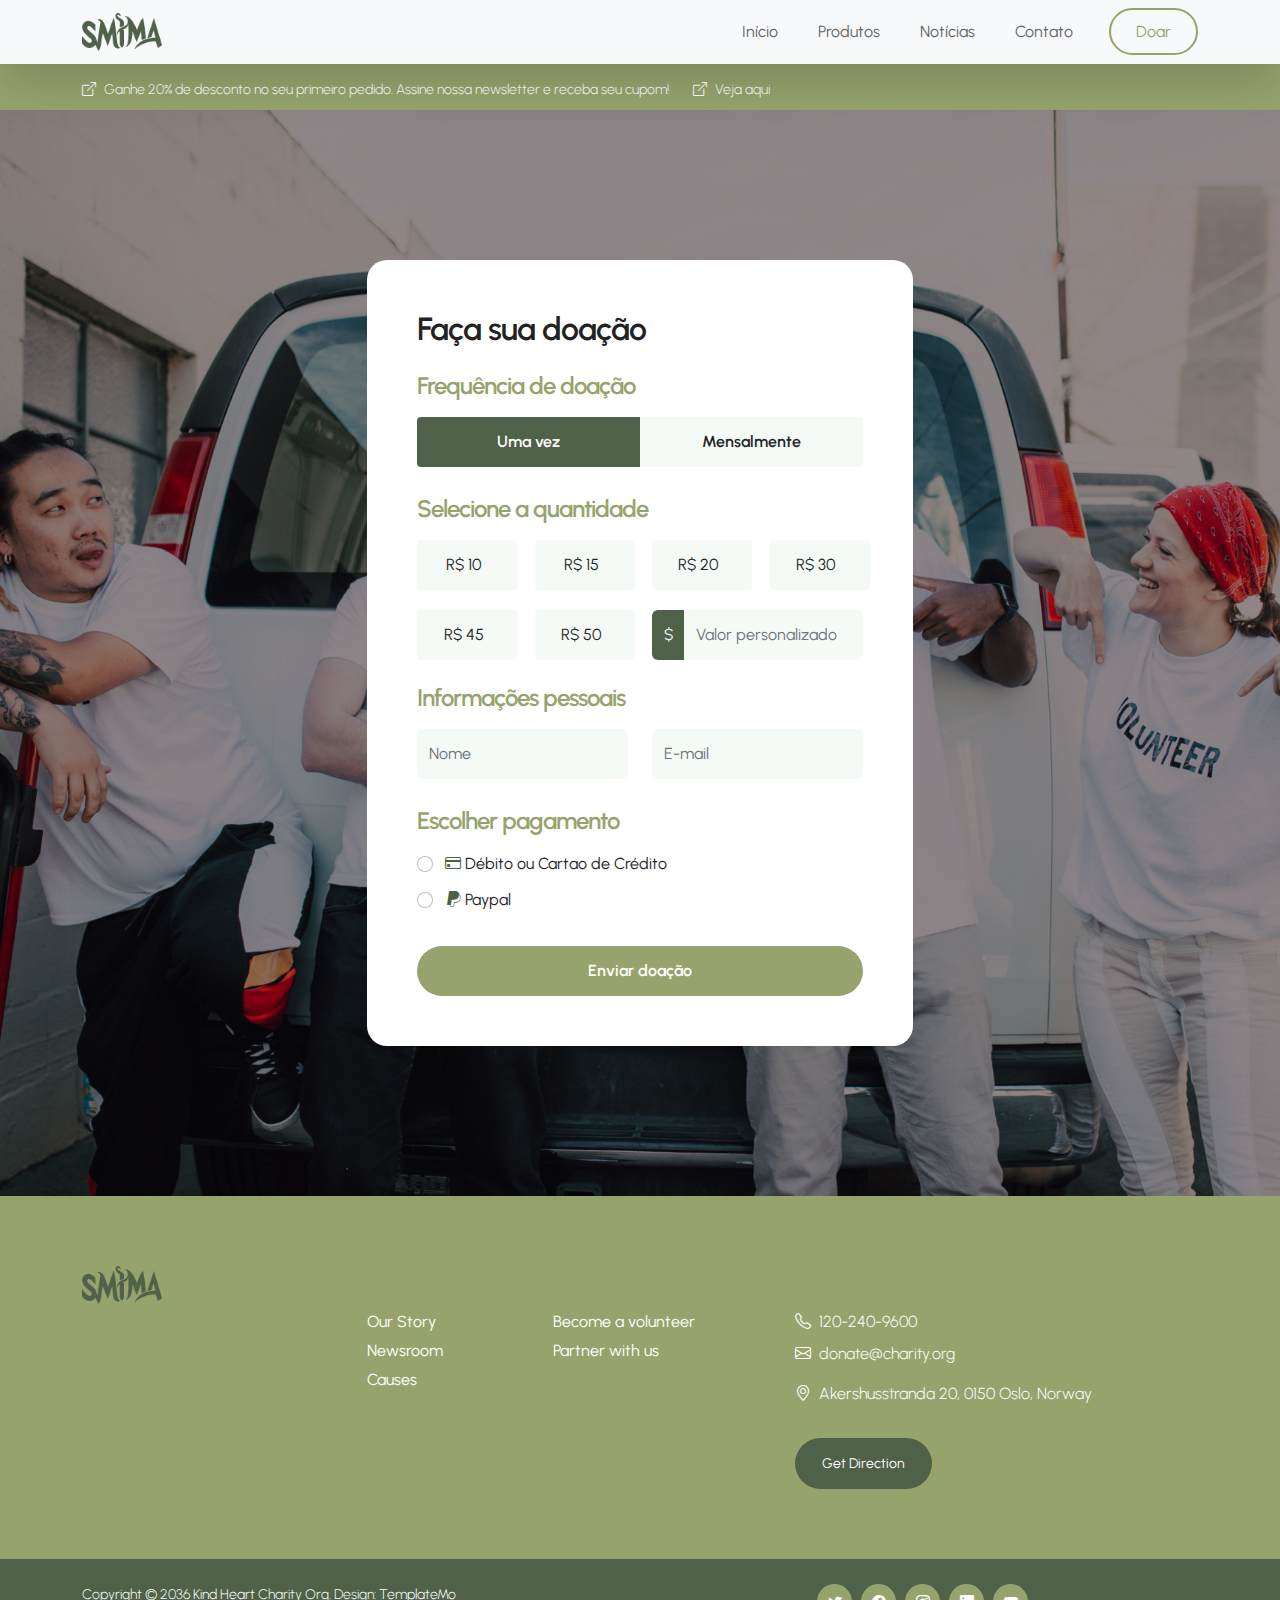
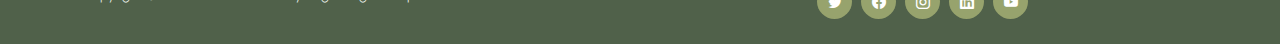
<file: donate.html>
<!doctype html>
<html lang="en">
    <head>
        <meta charset="utf-8">
        <meta name="viewport" content="width=device-width, initial-scale=1">

        <meta name="description" content="">
        <meta name="author" content="">

        <title>Smima</title>

        <!-- CSS FILES -->        
        <link href="css/bootstrap.min.css" rel="stylesheet">

        <link href="css/bootstrap-icons.css" rel="stylesheet">

        <link href="css/templatemo-kind-heart-charity.css" rel="stylesheet">


    </head>
    
    <body id="section_1">

        <nav class="navbar navbar-expand-lg bg-light shadow-lg">
            <div class="container">
                <a class="navbar-brand" href="index.html">
                    <img src="images/logo.png" class="logo img-fluid" alt="Kind Heart Charity">
                </a>

                <button class="navbar-toggler" type="button" data-bs-toggle="collapse" data-bs-target="#navbarNav" aria-controls="navbarNav" aria-expanded="false" aria-label="Toggle navigation">
                    <span class="navbar-toggler-icon"></span>
                </button>

                <div class="collapse navbar-collapse" id="navbarNav">
                    <ul class="navbar-nav ms-auto">
                        <li class="nav-item">
                            <a class="nav-link click-scroll" href="#top">Início</a>
                        </li>

                        <li>
                            <a class="nav-link click-scroll" href="products.html">Produtos</a>
                        </li>

                        <li class="nav-item">
                            <a class="nav-link click-scroll" href="news.html">Notícias</a>
                        </li>

                        <li class="nav-item">
                            <a class="nav-link click-scroll" href="index.html#section_6">Contato</a>
                        </li>


                        <li class="nav-item ms-3">
                            <a class="nav-link custom-btn custom-border-btn btn" href="donate.html">Doar</a>
                        </li>
                    </ul>
                </div>
            </div>
        </nav>

        <main>
            <header class="site-header">
                <div class="container">
                    <div class="row">
                        
                        <div class="col-lg-8 col-12 d-flex flex-wrap align-items-center">
                            <p class="d-flex me-4 mb-0">
                                <i class="bi bi-box-arrow-up-right me-2"></i>
                                Ganhe 20% de desconto no seu primeiro pedido. Assine nossa newsletter e receba seu cupom!
                            </p>
    
                            <p class="d-flex mb-0">
                                <i class="bi bi-box-arrow-up-right me-2"></i>
    
                                <a href="mailto:info@company.com">
                                    Veja aqui
                                </a>
                            </p>
                        </div>
    
                    </div>
                </div>
            </header>

        <main>

        <main>

            <section class="donate-section">
                <div class="section-overlay"></div>
                <div class="container">
                    <div class="row">

                        <div class="col-lg-6 col-12 mx-auto">
                            <form class="custom-form donate-form" action="#" method="get" role="form">
                                <h3 class="mb-4">Faça sua doação</h3>

                                <div class="row">
                                    <div class="col-lg-12 col-12">
                                        <h5 class="mb-3">Frequência de doação</h5>
                                    </div>

                                    <div class="col-lg-6 col-6 form-check-group form-check-group-donation-frequency">
                                        <div class="form-check form-check-radio">
                                            <input class="form-check-input" type="radio" name="DonationFrequency" id="DonationFrequencyOne" checked>
                                            
                                            <label class="form-check-label" for="DonationFrequencyOne">
                                                Uma vez
                                            </label>
                                        </div>
                                    </div>

                                    <div class="col-lg-6 col-6 form-check-group form-check-group-donation-frequency">
                                        <div class="form-check form-check-radio">
                                            <input class="form-check-input" type="radio" name="DonationFrequency" id="DonationFrequencyMonthly">
                                            
                                            <label class="form-check-label" for="DonationFrequencyMonthly">
                                                Mensalmente
                                            </label>
                                        </div>
                                    </div>

                                    <div class="col-lg-12 col-12">
                                        <h5 class="mt-2 mb-3">Selecione a quantidade</h5>
                                    </div>

                                    <div class="col-lg-3 col-md-6 col-6 form-check-group">
                                        <div class="form-check form-check-radio">
                                            <input class="form-check-input" type="radio" name="flexRadioDefault" id="flexRadioDefault1">
                                            <label class="form-check-label" for="flexRadioDefault1">
                                                R$ 10
                                            </label>
                                        </div>
                                    </div>

                                    <div class="col-lg-3 col-md-6 col-6 form-check-group">
                                        <div class="form-check form-check-radio">
                                            <input class="form-check-input" type="radio" name="flexRadioDefault" id="flexRadioDefault2">
                                            <label class="form-check-label" for="flexRadioDefault2">
                                                R$ 15
                                            </label>
                                        </div>
                                    </div>

                                    <div class="col-lg-3 col-md-6 col-6 form-check-group">
                                        <div class="form-check form-check-radio">
                                            <input class="form-check-input" type="radio" name="flexRadioDefault" id="flexRadioDefault3">
                                            <label class="form-check-label" for="flexRadioDefault3">
                                                R$ 20
                                            </label>
                                        </div>
                                    </div>

                                    <div class="col-lg-3 col-md-6 col-6 form-check-group">
                                        <div class="form-check form-check-radio">
                                            <input class="form-check-input" type="radio" name="flexRadioDefault" id="flexRadioDefault4">
                                            <label class="form-check-label" for="flexRadioDefault4">
                                                R$ 30
                                            </label>
                                        </div>
                                    </div>

                                    <div class="col-lg-3 col-md-6 col-6 form-check-group">
                                        <div class="form-check form-check-radio">
                                            <input class="form-check-input" type="radio" name="flexRadioDefault" id="flexRadioDefault5">
                                            <label class="form-check-label" for="flexRadioDefault5">
                                                R$ 45
                                            </label>
                                        </div>
                                    </div>

                                    <div class="col-lg-3 col-md-6 col-6 form-check-group">
                                        <div class="form-check form-check-radio">
                                            <input class="form-check-input" type="radio" name="flexRadioDefault" id="flexRadioDefault6">
                                            <label class="form-check-label" for="flexRadioDefault6">
                                                R$ 50
                                            </label>
                                        </div>
                                    </div>

                                    <div class="col-lg-6 col-12 form-check-group">
                                        <div class="input-group">
                                            <span class="input-group-text" id="basic-addon1">$</span>
                                            
                                            <input type="text" class="form-control" placeholder="Valor personalizado" aria-label="Username" aria-describedby="basic-addon1">
                                        </div>
                                    </div>

                                    <div class="col-lg-12 col-12">
                                        <h5 class="mt-1">Informações pessoais</h5>
                                    </div>

                                    <div class="col-lg-6 col-12 mt-2">
                                        <input type="text" name="donation-name" id="donation-name" class="form-control" placeholder="Nome" required>
                                    </div>

                                    <div class="col-lg-6 col-12 mt-2">
                                        <input type="email" name="donation-email" id="donation-email" pattern="[^ @]*@[^ @]*" class="form-control" placeholder="E-mail" required>
                                    </div>

                                    <div class="col-lg-12 col-12">
                                        <h5 class="mt-4 pt-1">Escolher pagamento</h5>
                                    </div>

                                    <div class="col-lg-12 col-12 mt-2">
                                        <div class="form-check">
                                            <input class="form-check-input" type="radio" name="DonationPayment" id="flexRadioDefault9">
                                            <label class="form-check-label" for="flexRadioDefault9">
                                                <i class="bi-credit-card custom-icon ms-1"></i>
                                                Débito ou Cartao de Crédito
                                            </label>
                                        </div>

                                        <div class="form-check">
                                            <input class="form-check-input" type="radio" name="DonationPayment" id="flexRadioDefault10">
                                            <label class="form-check-label" for="flexRadioDefault10">
                                                <i class="bi-paypal custom-icon ms-1"></i>
                                                Paypal
                                            </label>
                                        </div>

                                        <button type="submit" class="form-control mt-4">Enviar doação</button>
                                    </div>
                                </div>
                            </form>
                        </div>

                    </div>
                </div>
            </section>
        </main>

        <footer class="site-footer">
            <div class="container">
                <div class="row">
                    <div class="col-lg-3 col-12 mb-4">
                        <img src="images/logo.png" class="logo img-fluid" alt="">
                    </div>

                    <div class="col-lg-4 col-md-6 col-12 mb-4">
                        <h5 class="site-footer-title mb-3">Quick Links</h5>

                        <ul class="footer-menu">
                            <li class="footer-menu-item"><a href="#" class="footer-menu-link">Our Story</a></li>

                            <li class="footer-menu-item"><a href="#" class="footer-menu-link">Newsroom</a></li>

                            <li class="footer-menu-item"><a href="#" class="footer-menu-link">Causes</a></li>

                            <li class="footer-menu-item"><a href="#" class="footer-menu-link">Become a volunteer</a></li>

                            <li class="footer-menu-item"><a href="#" class="footer-menu-link">Partner with us</a></li>
                        </ul>
                    </div>

                    <div class="col-lg-4 col-md-6 col-12 mx-auto">
                        <h5 class="site-footer-title mb-3">Contact Infomation</h5>

                        <p class="text-white d-flex mb-2">
                            <i class="bi-telephone me-2"></i>

                            <a href="tel: 120-240-9600" class="site-footer-link">
                                120-240-9600
                            </a>
                        </p>

                        <p class="text-white d-flex">
                            <i class="bi-envelope me-2"></i>

                            <a href="mailto:donate@charity.org" class="site-footer-link">
                                donate@charity.org
                            </a>
                        </p>

                        <p class="text-white d-flex mt-3">
                            <i class="bi-geo-alt me-2"></i>
                            Akershusstranda 20, 0150 Oslo, Norway
                        </p>

                        <a href="#" class="custom-btn btn mt-3">Get Direction</a>
                    </div>
                </div>
            </div>

            <div class="site-footer-bottom">
                <div class="container">
                    <div class="row">

                        <div class="col-lg-6 col-md-7 col-12">
                            <p class="copyright-text mb-0">Copyright © 2036 <a href="#">Kind Heart</a> Charity Org.
                        	Design: <a href="https://templatemo.com" target="_blank">TemplateMo</a></p>
                        </div>
                        
                        <div class="col-lg-6 col-md-5 col-12 d-flex justify-content-center align-items-center mx-auto">
                            <ul class="social-icon">
                                <li class="social-icon-item">
                                    <a href="#" class="social-icon-link bi-twitter"></a>
                                </li>

                                <li class="social-icon-item">
                                    <a href="#" class="social-icon-link bi-facebook"></a>
                                </li>

                                <li class="social-icon-item">
                                    <a href="#" class="social-icon-link bi-instagram"></a>
                                </li>

                                <li class="social-icon-item">
                                    <a href="#" class="social-icon-link bi-linkedin"></a>
                                </li>

                                <li class="social-icon-item">
                                    <a href="https://youtube.com/templatemo" class="social-icon-link bi-youtube"></a>
                                </li>
                            </ul>
                        </div>
                        
                    </div>
                </div>
            </div>
        </footer>

        <!-- JAVASCRIPT FILES -->
        <script src="js/jquery.min.js"></script>
        <script src="js/bootstrap.min.js"></script>
        <script src="js/jquery.sticky.js"></script>
        <script src="js/counter.js"></script>
        <script src="js/custom.js"></script>

    </body>
</html>
</file>
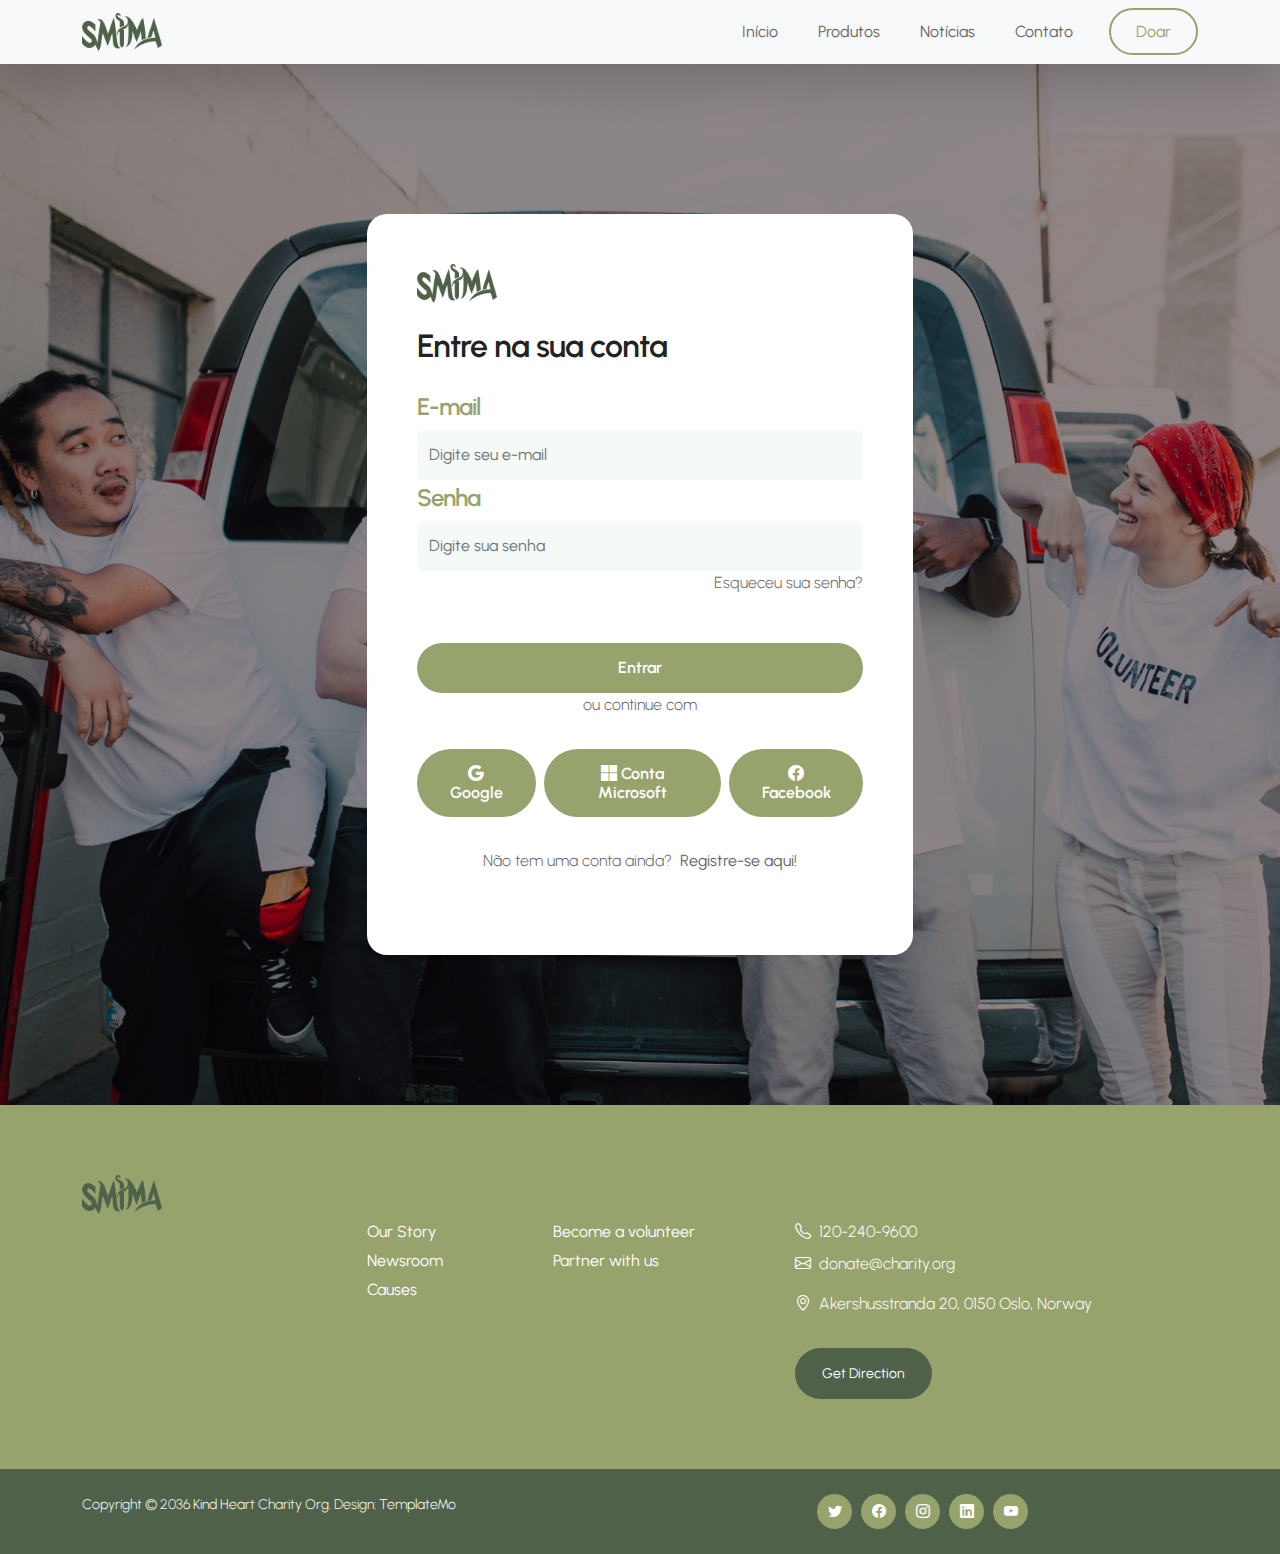
<file: login.html>
<!doctype html>
<html lang="en">
    <head>
        <meta charset="utf-8">
        <meta name="viewport" content="width=device-width, initial-scale=1">

        <meta name="description" content="">
        <meta name="author" content="">

        <title>Smima</title>

        <!-- CSS FILES -->        
        <link href="css/bootstrap.min.css" rel="stylesheet">

        <link href="css/bootstrap-icons.css" rel="stylesheet">

        <link href="css/templatemo-kind-heart-charity.css" rel="stylesheet">


    </head>
    
    <body id="section_1">

        <nav class="navbar navbar-expand-lg bg-light shadow-lg">
            <div class="container">
                <a class="navbar-brand" href="index.html">
                    <img src="images/logo.png" class="logo img-fluid" alt="Kind Heart Charity">
                </a>

                <button class="navbar-toggler" type="button" data-bs-toggle="collapse" data-bs-target="#navbarNav" aria-controls="navbarNav" aria-expanded="false" aria-label="Toggle navigation">
                    <span class="navbar-toggler-icon"></span>
                </button>

                <div class="collapse navbar-collapse" id="navbarNav">
                    <ul class="navbar-nav ms-auto">
                        <li class="nav-item">
                            <a class="nav-link click-scroll" href="#top">Início</a>
                        </li>

                        <li>
                            <a class="nav-link click-scroll" href="products.html">Produtos</a>
                        </li>

                        <li class="nav-item">
                            <a class="nav-link click-scroll" href="news.html">Notícias</a>
                        </li>

                        <li class="nav-item">
                            <a class="nav-link click-scroll" href="index.html#section_6">Contato</a>
                        </li>


                        <li class="nav-item ms-3">
                            <a class="nav-link custom-btn custom-border-btn btn" href="donate.html">Doar</a>
                        </li>
                    </ul>
                </div>
            </div>
        </nav>

        <main>

            <section class="donate-section">
                <div class="section-overlay"></div>
                <div class="container">
                    <div class="row">

                        <div class="col-lg-6 col-12 mx-auto">
                            <form class="custom-form donate-form" action="#" method="get" role="form">
                                <div class="col-lg-3 col-12 mb-4">
                                    <img src="images/logo.png" class="logo img-fluid" alt="">
                                </div>
                                <h3 class="mb-4">Entre na sua conta</h3>

                                <div class="row">
                                    <div class="col-lg-12 col-12">
                                        <h5 class="mt-1">E-mail</h5>
                                        <input type="text" class="form-control" placeholder="Digite seu e-mail" required>
                                    </div>

                                    <div class="col-lg-12 col-12">
                                        <h5 class="mt-1">Senha</h5>
                                        <input type="text" class="form-control" placeholder="Digite sua senha" required>

                                        <p type="button" class="text-end">Esqueceu sua senha?</p>
                                    </div>

                                    <div class="col-lg-12 col-12 mt-2">
                                        <button type="submit" class="form-control mt-4">Entrar</button>
                                    </div>

                                    <p class="text-center">ou continue com</p>

                                    <div class="d-flex gap-2 mb-3 justify-content-center mt-3">
                                        <button type="submit" class="nav-link custom-btn custom-border-btn btn"><i class="bi bi-google"></i>  Google</button>
                                        <button type="submit" class="nav-link custom-btn custom-border-btn btn"><i class="bi bi-microsoft"></i>  Conta Microsoft</button>
                                        <button type="submit" class="nav-link custom-btn custom-border-btn btn"><i class="bi bi-facebook"></i>  Facebook</button>
                                    </div>

                                    <div class="d-flex gap-2 mb-3 justify-content-center mt-3">
                                        <p class="text-center">Não tem uma conta ainda?</p> <a class="" href="sign-up.html" target="_blank">Registre-se aqui!</a>
                                    </div>

                                    
                                </div>
                            </form>
                        </div>

                    </div>
                </div>
            </section>
        </main>

        <footer class="site-footer">
            <div class="container">
                <div class="row">
                    <div class="col-lg-3 col-12 mb-4">
                        <img src="images/logo.png" class="logo img-fluid" alt="">
                    </div>

                    <div class="col-lg-4 col-md-6 col-12 mb-4">
                        <h5 class="site-footer-title mb-3">Quick Links</h5>

                        <ul class="footer-menu">
                            <li class="footer-menu-item"><a href="#" class="footer-menu-link">Our Story</a></li>

                            <li class="footer-menu-item"><a href="#" class="footer-menu-link">Newsroom</a></li>

                            <li class="footer-menu-item"><a href="#" class="footer-menu-link">Causes</a></li>

                            <li class="footer-menu-item"><a href="#" class="footer-menu-link">Become a volunteer</a></li>

                            <li class="footer-menu-item"><a href="#" class="footer-menu-link">Partner with us</a></li>
                        </ul>
                    </div>

                    <div class="col-lg-4 col-md-6 col-12 mx-auto">
                        <h5 class="site-footer-title mb-3">Contact Infomation</h5>

                        <p class="text-white d-flex mb-2">
                            <i class="bi-telephone me-2"></i>

                            <a href="tel: 120-240-9600" class="site-footer-link">
                                120-240-9600
                            </a>
                        </p>

                        <p class="text-white d-flex">
                            <i class="bi-envelope me-2"></i>

                            <a href="mailto:donate@charity.org" class="site-footer-link">
                                donate@charity.org
                            </a>
                        </p>

                        <p class="text-white d-flex mt-3">
                            <i class="bi-geo-alt me-2"></i>
                            Akershusstranda 20, 0150 Oslo, Norway
                        </p>

                        <a href="#" class="custom-btn btn mt-3">Get Direction</a>
                    </div>
                </div>
            </div>

            <div class="site-footer-bottom">
                <div class="container">
                    <div class="row">

                        <div class="col-lg-6 col-md-7 col-12">
                            <p class="copyright-text mb-0">Copyright © 2036 <a href="#">Kind Heart</a> Charity Org.
                        	Design: <a href="https://templatemo.com" target="_blank">TemplateMo</a></p>
                        </div>
                        
                        <div class="col-lg-6 col-md-5 col-12 d-flex justify-content-center align-items-center mx-auto">
                            <ul class="social-icon">
                                <li class="social-icon-item">
                                    <a href="#" class="social-icon-link bi-twitter"></a>
                                </li>

                                <li class="social-icon-item">
                                    <a href="#" class="social-icon-link bi-facebook"></a>
                                </li>

                                <li class="social-icon-item">
                                    <a href="#" class="social-icon-link bi-instagram"></a>
                                </li>

                                <li class="social-icon-item">
                                    <a href="#" class="social-icon-link bi-linkedin"></a>
                                </li>

                                <li class="social-icon-item">
                                    <a href="https://youtube.com/templatemo" class="social-icon-link bi-youtube"></a>
                                </li>
                            </ul>
                        </div>
                        
                    </div>
                </div>
            </div>
        </footer>

        <!-- JAVASCRIPT FILES -->
        <script src="js/jquery.min.js"></script>
        <script src="js/bootstrap.min.js"></script>
        <script src="js/jquery.sticky.js"></script>
        <script src="js/counter.js"></script>
        <script src="js/custom.js"></script>

    </body>
</html>
</file>
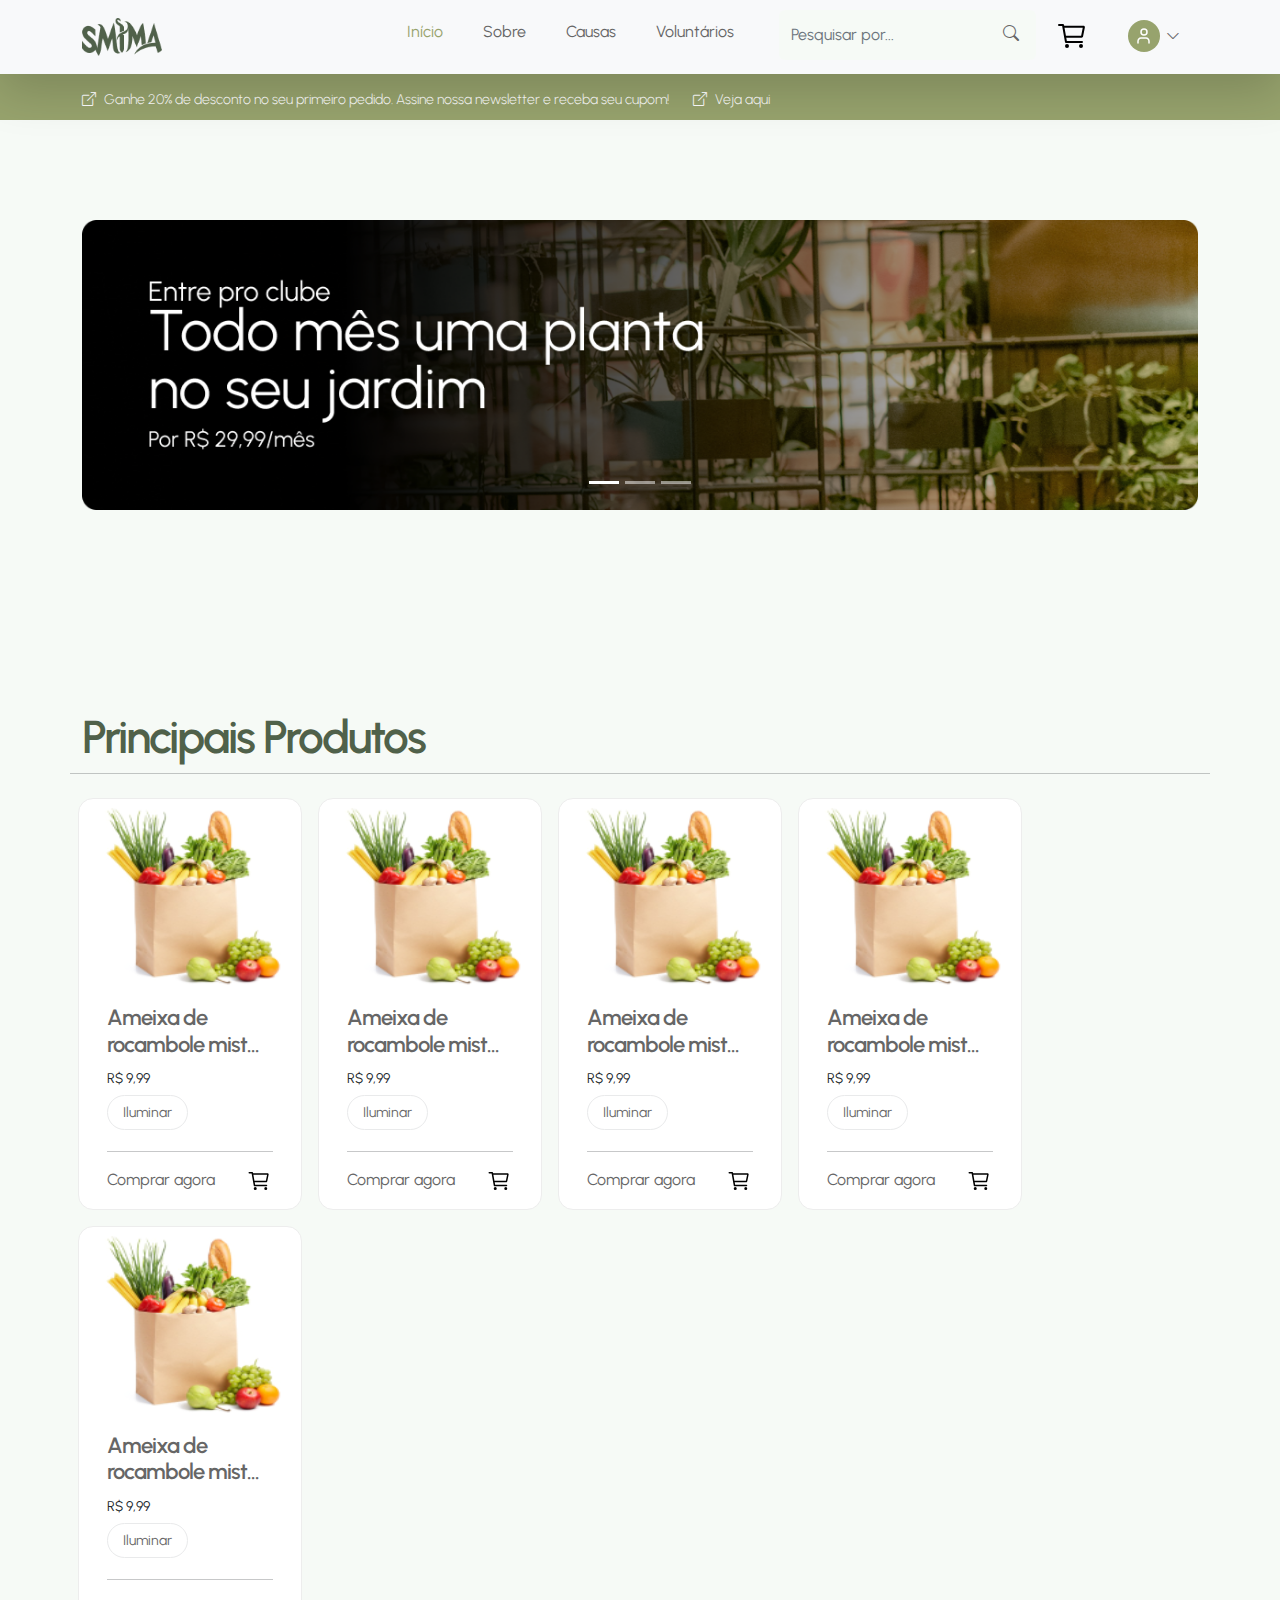
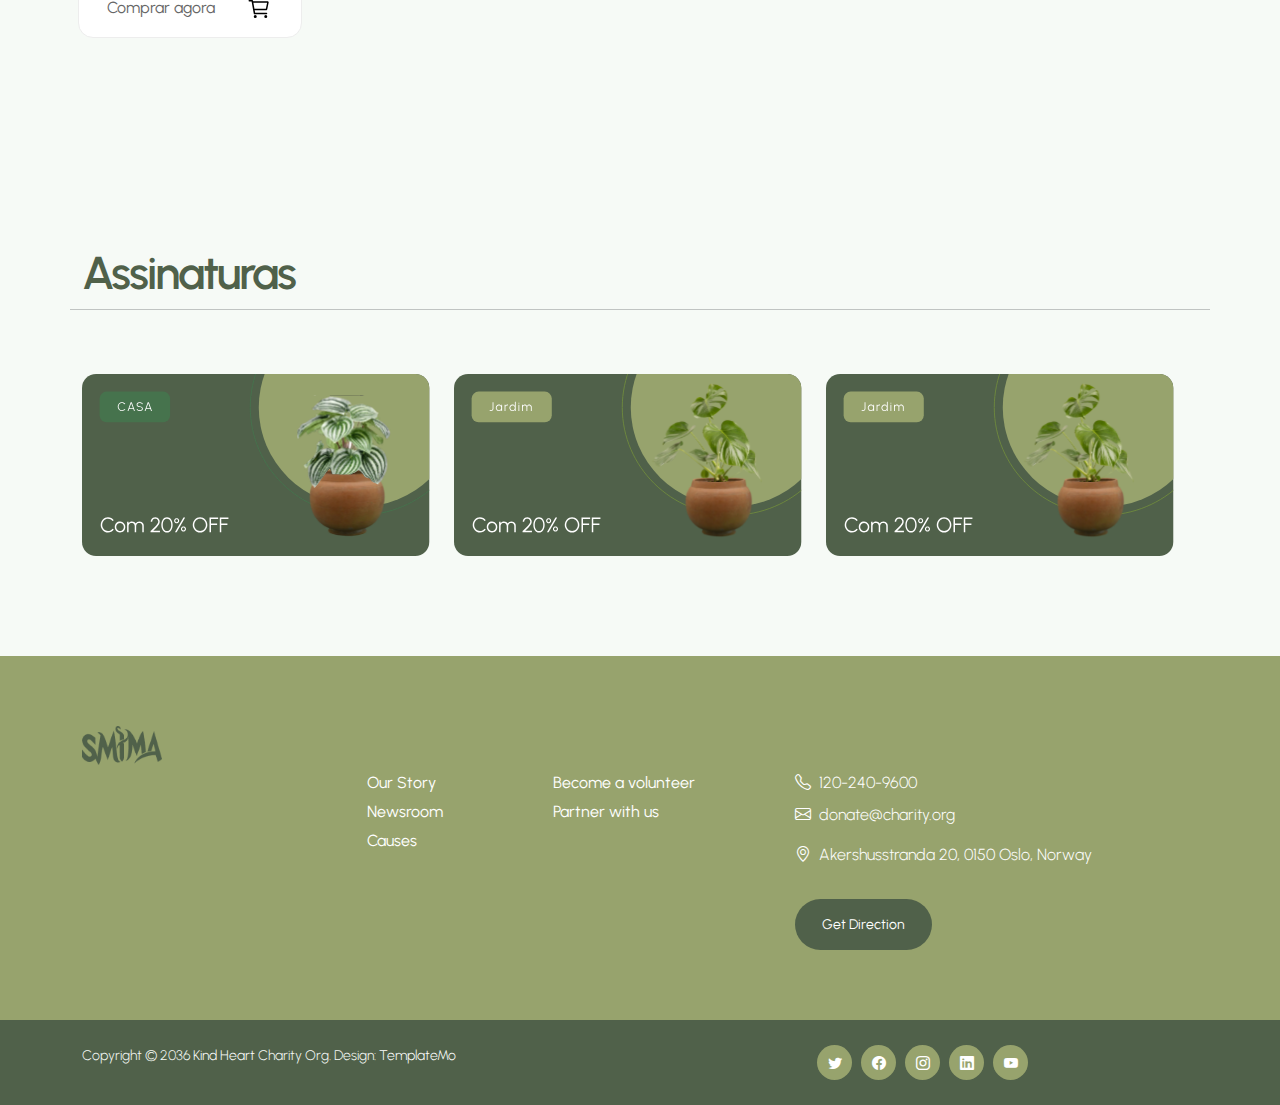
<file: products.html>
<!doctype html>
<html lang="en">
    <head>
        <meta charset="utf-8">
        <meta name="viewport" content="width=device-width, initial-scale=1">

        <meta name="description" content="">
        <meta name="author" content="">

        <title>Smima</title>

        <!-- CSS FILES -->        
        <link href="css/bootstrap.min.css" rel="stylesheet">

        <link href="css/bootstrap-icons.css" rel="stylesheet">

        <link href="css/templatemo-kind-heart-charity.css" rel="stylesheet">


    </head>
    
    <body id="section_1">

        <nav class="navbar navbar-expand-lg bg-light shadow-lg">
            <div class="container">
                <a class="navbar-brand" href="index.html">
                    <img src="images/logo.png" class="logo img-fluid" alt="Smima - E-commerce">
                </a>

                <button class="navbar-toggler" type="button" data-bs-toggle="collapse" data-bs-target="#navbarNav" aria-controls="navbarNav" aria-expanded="false" aria-label="Toggle navigation">
                    <span class="navbar-toggler-icon"></span>
                </button>

                <div class="collapse navbar-collapse" id="navbarNav">
                    <ul class="navbar-nav ms-auto">
                        <li class="nav-item text-align-center">
                            <a class="nav-link click-scroll" href="#top">Início</a>
                        </li>

                        <li class="nav-item">
                            <a class="nav-link click-scroll" href="#section_2">Sobre</a>
                        </li>

                        <li class="nav-item">
                            <a class="nav-link click-scroll" href="#section_3">Causas</a>
                        </li>

                        <li class="nav-item">
                            <a class="nav-link click-scroll" href="#section_4">Voluntários</a>
                        </li>

                        <li class="nav-item icon-search">
                            <form class="custom-form search-form" action="#" method="post" role="form">
                                <input class="form-control" type="search" placeholder="Pesquisar por..." aria-label="Search">
                                <button type="submit" class="form-control">
                                    <i class="bi-search"></i>
                                </button>
                            </form>
                        </li>

                        <li class="nav-item">
                            <a class="nav-link click-scroll"><img src="images/icons/icon-cart.svg" class="icon-nav" alt="Carrinho"></a>
                        </li>

                        <li class="nav-item">
                            <div class="dropdown">
                                <a
                                class="nav-link click-scroll dropdown-toggle d-flex align-items-center hidden-arrow" id="navbarDropdownMenuAvatar" role="button" data-mdb-toggle="dropdown" aria-expanded="false">
                                <img src="images/icons/icon-user.svg" class="icon-nav" alt="Usuário">
                                </a>
                                <ul class="dropdown-menu dropdown-menu-end" aria-labelledby="navbarDropdownMenuAvatar">
                                    <li>
                                        <a class="dropdown-item" href="#">Configurações</a>
                                    </li>
                                    <li>
                                        <a class="dropdown-item" href="login.html">Entrar na conta</a>
                                    </li>
                                    <li>
                                        <a class="dropdown-item" href="sign-up.html">Registre-se</a>
                                    </li>
                                </ul>
                            </div>
                        </li>
                    </ul>
                </div>
            </div>
        </nav>

        <main>
            <header class="site-header">
                <div class="container">
                    <div class="row">
                        
                        <div class="col-lg-8 col-12 d-flex flex-wrap align-items-center">
                            <p class="d-flex me-4 mb-0">
                                <i class="bi bi-box-arrow-up-right me-2"></i>
                                Ganhe 20% de desconto no seu primeiro pedido. Assine nossa newsletter e receba seu cupom!
                            </p>
    
                            <p class="d-flex mb-0">
                                <i class="bi bi-box-arrow-up-right me-2"></i>
    
                                <a href="mailto:info@company.com">
                                    Veja aqui
                                </a>
                            </p>
                        </div>
    
                    </div>
                </div>
            </header>

            <section class="slide-section section-padding">
                <div class="container">
                    <div class="row">
                        <!-- CAROUSEL -->
                        <div id="carouselExampleIndicators" class="carousel slide" data-bs-ride="carousel">
                            <div class="carousel-indicators">
                              <button type="button" data-bs-target="#carouselExampleIndicators" data-bs-slide-to="0" class="active" aria-current="true" aria-label="Slide 1"></button>
                              <button type="button" data-bs-target="#carouselExampleIndicators" data-bs-slide-to="1" aria-label="Slide 2"></button>
                              <button type="button" data-bs-target="#carouselExampleIndicators" data-bs-slide-to="2" aria-label="Slide 3"></button>
                            </div>
                            <div class="carousel-inner">
                              <div class="carousel-item active">
                                <img src="./images/slide/slide1.png" class="d-block w-100" alt="...">
                              </div>
                              <div class="carousel-item">
                                <img src="./images/slide/slide2.png" class="d-block w-100" alt="...">
                              </div>
                              <div class="carousel-item">
                                <img src="./images/slide/slide3.png" class="d-block w-100" alt="...">
                              </div>
                            </div>
                            <button class="carousel-control-prev" type="button" data-bs-target="#carouselExampleIndicators" data-bs-slide="prev">
                              <span class="carousel-control-prev-icon" aria-hidden="true"></span>
                              <span class="visually-hidden">Anterior</span>
                            </button>
                            <button class="carousel-control-next" type="button" data-bs-target="#carouselExampleIndicators" data-bs-slide="next">
                              <span class="carousel-control-next-icon" aria-hidden="true"></span>
                              <span class="visually-hidden">Próximo</span>
                            </button>
                        </div>
                    </div>
                </div>
                
            </section>

            <section class="products-section section-padding">
                <div class="container container-products">
                    <div class="row">

                        <h2>Principais Produtos</h2>
                        <hr class="hr hr-blurry" />
                        <!-- Produtos -->
                        <div class="card" style="width: 14rem;">
                            <img src="./images/products/frutas.png" class="card-img-top img-product" alt="Planta de venda"/>
                            <div class="card-body">
                              <h6 class="card-title h6-title" id="title-product">Ameixa de rocambole misturada com cebola e vinagre</h6>
                              <!-- <p class="card-text">Some quick example text to build on the card title and make up the bulk of the card's content.</p> -->
                              <small>R$ 9,99</small>

                              <div class="tags-block">
                                <a href="#" class="tags-block-link">
                                    Iluminar
                                </a>
                              </div>
                              
                              <hr class="hr hr-blurry" />
                              <a href="#" class="card-link">Comprar agora</a>
                              <a class="" type="button"><img src="images/icons/icon-cart.svg" class="icon-cart-product" alt="Carrinho"></a>
                            </div>
                        </div>

                        <div class="card" style="width: 14rem;">
                            <img src="./images/products/frutas.png" class="card-img-top img-product" alt="Planta de venda"/>
                            <div class="card-body">
                              <h6 class="card-title h6-title" id="title-product">Ameixa de rocambole misturada com cebola e vinagre</h6>
                              <!-- <p class="card-text">Some quick example text to build on the card title and make up the bulk of the card's content.</p> -->
                              <small>R$ 9,99</small>

                              <div class="tags-block">
                                <a href="#" class="tags-block-link">
                                    Iluminar
                                </a>
                              </div>
                              
                              <hr class="hr hr-blurry" />
                              <a href="#" class="card-link">Comprar agora</a>
                              <a class="" type="button"><img src="images/icons/icon-cart.svg" class="icon-cart-product" alt="Carrinho"></a>
                            </div>
                        </div>

                        <div class="card" style="width: 14rem;">
                            <img src="./images/products/frutas.png" class="card-img-top img-product" alt="Planta de venda"/>
                            <div class="card-body">
                              <h6 class="card-title h6-title" id="title-product">Ameixa de rocambole misturada com cebola e vinagre</h6>
                              <!-- <p class="card-text">Some quick example text to build on the card title and make up the bulk of the card's content.</p> -->
                              <small>R$ 9,99</small>

                              <div class="tags-block">
                                <a href="#" class="tags-block-link">
                                    Iluminar
                                </a>
                              </div>
                              
                              <hr class="hr hr-blurry" />
                              <a href="#" class="card-link">Comprar agora</a>
                              <a class="" type="button"><img src="images/icons/icon-cart.svg" class="icon-cart-product" alt="Carrinho"></a>
                            </div>
                        </div>

                        <div class="card" style="width: 14rem;">
                            <img src="./images/products/frutas.png" class="card-img-top img-product" alt="Planta de venda"/>
                            <div class="card-body">
                              <h6 class="card-title h6-title" id="title-product">Ameixa de rocambole misturada com cebola e vinagre</h6>
                              <!-- <p class="card-text">Some quick example text to build on the card title and make up the bulk of the card's content.</p> -->
                              <small>R$ 9,99</small>

                              <div class="tags-block">
                                <a href="#" class="tags-block-link">
                                    Iluminar
                                </a>
                              </div>
                              
                              <hr class="hr hr-blurry" />
                              <a href="#" class="card-link">Comprar agora</a>
                              <a class="" type="button"><img src="images/icons/icon-cart.svg" class="icon-cart-product" alt="Carrinho"></a>
                            </div>
                        </div>

                        <div class="card" style="width: 14rem;">
                            <img src="./images/products/frutas.png" class="card-img-top img-product" alt="Planta de venda"/>
                            <div class="card-body">
                              <h6 class="card-title h6-title" id="title-product">Ameixa de rocambole misturada com cebola e vinagre</h6>
                              <!-- <p class="card-text">Some quick example text to build on the card title and make up the bulk of the card's content.</p> -->
                              <small>R$ 9,99</small>

                              <div class="tags-block">
                                <a href="#" class="tags-block-link">
                                    Iluminar
                                </a>
                              </div>
                              
                              <hr class="hr hr-blurry" />
                              <a href="#" class="card-link">Comprar agora</a>
                              <a class="" type="button"><img src="images/icons/icon-cart.svg" class="icon-cart-product" alt="Carrinho"></a>
                            </div>
                        </div>

                    </div>
                </div>
                
            </section>

            <section class="signature-section section-padding">
                <div class="container container-products">
                    <div class="row">

                        <h2>Assinaturas</h2>
                        <hr class="hr hr-blurry" />
                        <!-- Produtos -->
                        <div class="row row-cols-1 row-cols-md-3 g-4">
                            <div class="col">
                                <div class="">
                                  <img src="./images/products/assinatura-casa.svg" class="card-img-top" alt="" type="button"/>
                                </div>
                              </div>
                            <div class="col">
                                <div class="">
                                  <img src="./images/products/assinatura-jardim.svg" class="card-img-top" alt="" type="button"/>
                                </div>
                              </div>
                            <div class="col">
                              <div class="">
                                <img src="./images/products/assinatura-jardim.svg" class="card-img-top" alt="" type="button"/>
                              </div>
                            </div>
                          </div>
                            </section>

                    </div>
                </div>
                
            </section>

            
            
        </main>

        <footer class="site-footer">
            <div class="container">
                <div class="row">
                    <div class="col-lg-3 col-12 mb-4">
                        <img src="images/logo.png" class="logo img-fluid" alt="">
                    </div>

                    <div class="col-lg-4 col-md-6 col-12 mb-4">
                        <h5 class="site-footer-title mb-3">Quick Links</h5>

                        <ul class="footer-menu">
                            <li class="footer-menu-item"><a href="#" class="footer-menu-link">Our Story</a></li>

                            <li class="footer-menu-item"><a href="#" class="footer-menu-link">Newsroom</a></li>

                            <li class="footer-menu-item"><a href="#" class="footer-menu-link">Causes</a></li>

                            <li class="footer-menu-item"><a href="#" class="footer-menu-link">Become a volunteer</a></li>

                            <li class="footer-menu-item"><a href="#" class="footer-menu-link">Partner with us</a></li>
                        </ul>
                    </div>

                    <div class="col-lg-4 col-md-6 col-12 mx-auto">
                        <h5 class="site-footer-title mb-3">Contact Infomation</h5>

                        <p class="text-white d-flex mb-2">
                            <i class="bi-telephone me-2"></i>

                            <a href="tel: 120-240-9600" class="site-footer-link">
                                120-240-9600
                            </a>
                        </p>

                        <p class="text-white d-flex">
                            <i class="bi-envelope me-2"></i>

                            <a href="mailto:info@yourgmail.com" class="site-footer-link">
                                donate@charity.org
                            </a>
                        </p>

                        <p class="text-white d-flex mt-3">
                            <i class="bi-geo-alt me-2"></i>
                            Akershusstranda 20, 0150 Oslo, Norway
                        </p>

                        <a href="#" class="custom-btn btn mt-3">Get Direction</a>
                    </div>
                </div>
            </div>

            <div class="site-footer-bottom">
                <div class="container">
                    <div class="row">

                        <div class="col-lg-6 col-md-7 col-12">
                            <p class="copyright-text mb-0">Copyright © 2036 <a href="#">Kind Heart</a> Charity Org.
                        	Design: <a href="https://templatemo.com" target="_blank">TemplateMo</a></p>
                        </div>
                        
                        <div class="col-lg-6 col-md-5 col-12 d-flex justify-content-center align-items-center mx-auto">
                            <ul class="social-icon">
                                <li class="social-icon-item">
                                    <a href="#" class="social-icon-link bi-twitter"></a>
                                </li>

                                <li class="social-icon-item">
                                    <a href="#" class="social-icon-link bi-facebook"></a>
                                </li>

                                <li class="social-icon-item">
                                    <a href="#" class="social-icon-link bi-instagram"></a>
                                </li>

                                <li class="social-icon-item">
                                    <a href="#" class="social-icon-link bi-linkedin"></a>
                                </li>

                                <li class="social-icon-item">
                                    <a href="https://youtube.com/templatemo" class="social-icon-link bi-youtube"></a>
                                </li>
                            </ul>
                        </div>
                        
                    </div>
                </div>
            </div>
        </footer>

        <!-- JAVASCRIPT FILES -->
        <script src="js/jquery.min.js"></script>
        <script src="js/bootstrap.min.js"></script>
        <script src="js/jquery.sticky.js"></script>
        <script src="js/click-scroll.js"></script>
        <script src="js/counter.js"></script>
        <script src="js/custom.js"></script>

    </body>
</html>
</file>
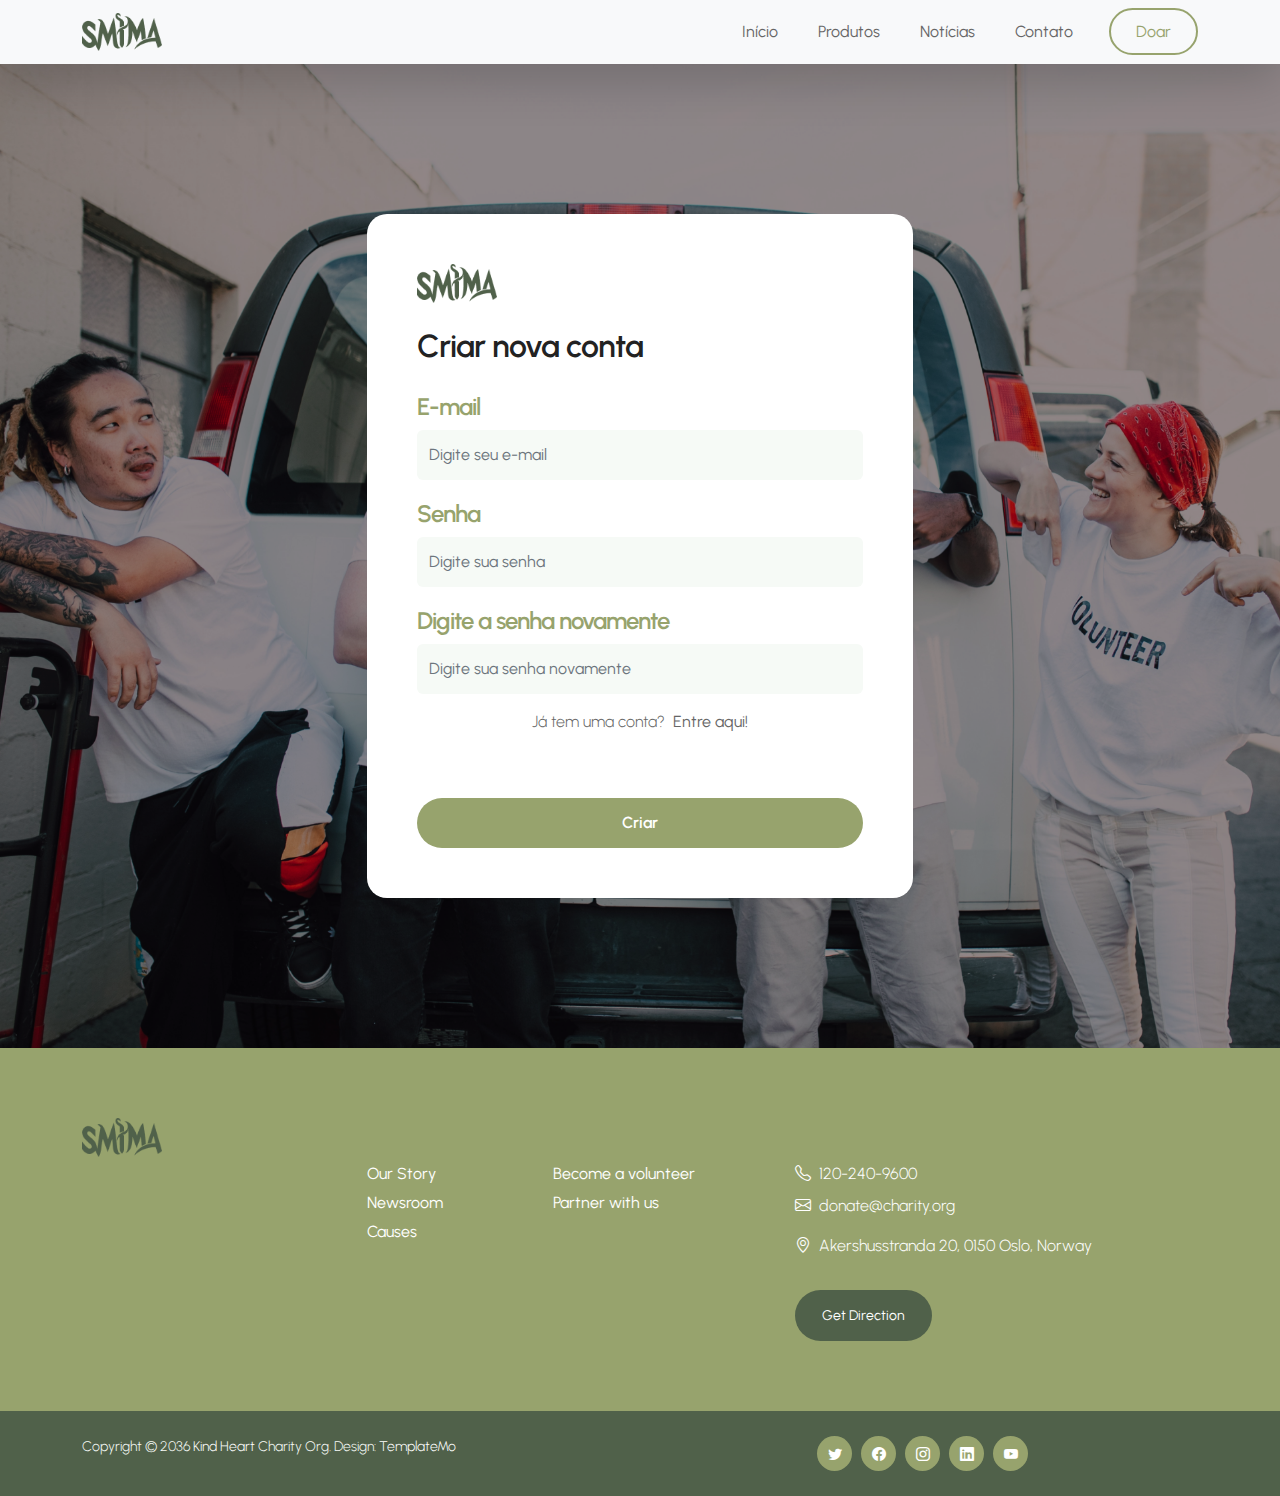
<file: sign-up.html>
<!doctype html>
<html lang="en">
    <head>
        <meta charset="utf-8">
        <meta name="viewport" content="width=device-width, initial-scale=1">

        <meta name="description" content="">
        <meta name="author" content="">

        <title>Smima</title>

        <!-- CSS FILES -->        
        <link href="css/bootstrap.min.css" rel="stylesheet">

        <link href="css/bootstrap-icons.css" rel="stylesheet">

        <link href="css/templatemo-kind-heart-charity.css" rel="stylesheet">


    </head>
    
    <body id="section_1">

        <nav class="navbar navbar-expand-lg bg-light shadow-lg">
            <div class="container">
                <a class="navbar-brand" href="index.html">
                    <img src="images/logo.png" class="logo img-fluid" alt="Kind Heart Charity">
                </a>

                <button class="navbar-toggler" type="button" data-bs-toggle="collapse" data-bs-target="#navbarNav" aria-controls="navbarNav" aria-expanded="false" aria-label="Toggle navigation">
                    <span class="navbar-toggler-icon"></span>
                </button>

                <div class="collapse navbar-collapse" id="navbarNav">
                    <ul class="navbar-nav ms-auto">
                        <li class="nav-item">
                            <a class="nav-link click-scroll" href="#top">Início</a>
                        </li>

                        <li>
                            <a class="nav-link click-scroll" href="products.html">Produtos</a>
                        </li>

                        <li class="nav-item">
                            <a class="nav-link click-scroll" href="news.html">Notícias</a>
                        </li>

                        <li class="nav-item">
                            <a class="nav-link click-scroll" href="index.html#section_6">Contato</a>
                        </li>


                        <li class="nav-item ms-3">
                            <a class="nav-link custom-btn custom-border-btn btn" href="donate.html">Doar</a>
                        </li>
                    </ul>
                </div>
            </div>
        </nav>

        <main>

            <section class="donate-section">
                <div class="section-overlay"></div>
                <div class="container">
                    <div class="row">

                        <div class="col-lg-6 col-12 mx-auto">
                            <form class="custom-form donate-form" action="#" method="get" role="form">
                                <div class="col-lg-3 col-12 mb-4">
                                    <img src="images/logo.png" class="logo img-fluid" alt="">
                                </div>
                                <h3 class="mb-4">Criar nova conta</h3>

                                <div class="row">
                                    <div class="col-lg-12 col-12">
                                        <h5 class="mt-1">E-mail</h5>
                                        <input type="text" class="form-control" placeholder="Digite seu e-mail" required>
                                    </div>

                                    <div class="col-lg-12 col-12 mt-3">
                                        <h5 class="mt-1">Senha</h5>
                                        <input type="text" class="form-control" placeholder="Digite sua senha" required>
                                    </div>

                                    <div class="col-lg-12 col-12 mt-3">
                                        <h5 class="mt-1">Digite a senha novamente</h5>
                                        <input type="text" class="form-control" placeholder="Digite sua senha novamente" required>
                                    </div>

                                    <div class="d-flex gap-2 mb-3 justify-content-center mt-3">
                                        <p class="text-center">Já tem uma conta?</p> <a class="" href="login.html" target="_blank">Entre aqui!</a>
                                    </div>

                                    <div class="col-lg-12 col-12 mt-2">
                                        <button type="submit" class="form-control mt-4">Criar</button>
                                    </div>
                                </div>
                            </form>
                        </div>

                    </div>
                </div>
            </section>
        </main>

        <footer class="site-footer">
            <div class="container">
                <div class="row">
                    <div class="col-lg-3 col-12 mb-4">
                        <img src="images/logo.png" class="logo img-fluid" alt="">
                    </div>

                    <div class="col-lg-4 col-md-6 col-12 mb-4">
                        <h5 class="site-footer-title mb-3">Quick Links</h5>

                        <ul class="footer-menu">
                            <li class="footer-menu-item"><a href="#" class="footer-menu-link">Our Story</a></li>

                            <li class="footer-menu-item"><a href="#" class="footer-menu-link">Newsroom</a></li>

                            <li class="footer-menu-item"><a href="#" class="footer-menu-link">Causes</a></li>

                            <li class="footer-menu-item"><a href="#" class="footer-menu-link">Become a volunteer</a></li>

                            <li class="footer-menu-item"><a href="#" class="footer-menu-link">Partner with us</a></li>
                        </ul>
                    </div>

                    <div class="col-lg-4 col-md-6 col-12 mx-auto">
                        <h5 class="site-footer-title mb-3">Contact Infomation</h5>

                        <p class="text-white d-flex mb-2">
                            <i class="bi-telephone me-2"></i>

                            <a href="tel: 120-240-9600" class="site-footer-link">
                                120-240-9600
                            </a>
                        </p>

                        <p class="text-white d-flex">
                            <i class="bi-envelope me-2"></i>

                            <a href="mailto:donate@charity.org" class="site-footer-link">
                                donate@charity.org
                            </a>
                        </p>

                        <p class="text-white d-flex mt-3">
                            <i class="bi-geo-alt me-2"></i>
                            Akershusstranda 20, 0150 Oslo, Norway
                        </p>

                        <a href="#" class="custom-btn btn mt-3">Get Direction</a>
                    </div>
                </div>
            </div>

            <div class="site-footer-bottom">
                <div class="container">
                    <div class="row">

                        <div class="col-lg-6 col-md-7 col-12">
                            <p class="copyright-text mb-0">Copyright © 2036 <a href="#">Kind Heart</a> Charity Org.
                        	Design: <a href="https://templatemo.com" target="_blank">TemplateMo</a></p>
                        </div>
                        
                        <div class="col-lg-6 col-md-5 col-12 d-flex justify-content-center align-items-center mx-auto">
                            <ul class="social-icon">
                                <li class="social-icon-item">
                                    <a href="#" class="social-icon-link bi-twitter"></a>
                                </li>

                                <li class="social-icon-item">
                                    <a href="#" class="social-icon-link bi-facebook"></a>
                                </li>

                                <li class="social-icon-item">
                                    <a href="#" class="social-icon-link bi-instagram"></a>
                                </li>

                                <li class="social-icon-item">
                                    <a href="#" class="social-icon-link bi-linkedin"></a>
                                </li>

                                <li class="social-icon-item">
                                    <a href="https://youtube.com/templatemo" class="social-icon-link bi-youtube"></a>
                                </li>
                            </ul>
                        </div>
                        
                    </div>
                </div>
            </div>
        </footer>

        <!-- JAVASCRIPT FILES -->
        <script src="js/jquery.min.js"></script>
        <script src="js/bootstrap.min.js"></script>
        <script src="js/jquery.sticky.js"></script>
        <script src="js/counter.js"></script>
        <script src="js/custom.js"></script>

    </body>
</html>
</file>
<file: css/templatemo-kind-heart-charity.css>
@import url('https://fonts.googleapis.com/css2?family=Urbanist:ital,wght@0,100;0,200;0,300;0,400;0,500;0,600;0,700;0,800;0,900;1,100;1,200;1,300;1,400;1,500;1,600;1,700;1,800;1,900&display=swap');

@font-face {
    font-family: 'Metropolis';
    src: url('../fonts/Metropolis/Metropolis-Regular.woff2') format('woff2'),
        url('../fonts/Metropolis/Metropolis-Regular.woff') format('woff');
    font-weight: normal;
    font-style: normal;
    font-display: swap;
}

@font-face {
    font-family: 'Metropolis';
    src: url('../fonts/Metropolis/Metropolis-Light.woff2') format('woff2'),
        url('../fonts/Metropolis/Metropolis-Light.woff') format('woff');
    font-weight: 300;
    font-style: normal;
    font-display: swap;
}

@font-face {
    font-family: 'Metropolis';
    src: url('../fonts/Metropolis/Metropolis-SemiBold.woff2') format('woff2'),
        url('../fonts/Metropolis/Metropolis-SemiBold.woff') format('woff');
    font-weight: 600;
    font-style: normal;
    font-display: swap;
}

@font-face {
    font-family: 'Metropolis';
    src: url('../fonts/Metropolis/Metropolis-Bold.woff2') format('woff2'),
        url('../fonts/Metropolis/Metropolis-Bold.woff') format('woff');
    font-weight: bold;
    font-style: normal;
    font-display: swap;
}

@font-face {
  font-family: 'Urbanist', sans-serif;
  src: url('https://fonts.googleapis.com/css2?family=Urbanist:ital,wght@0,100;0,200;0,300;0,400;0,500;0,600;0,700;0,800;0,900;1,100;1,200;1,300;1,400;1,500;1,600;1,700;1,800;1,900&display=swap');
  font-style: normal;
  font-display: swap;
}

/*---------------------------------------
  CUSTOM PROPERTIES ( VARIABLES )             
-----------------------------------------*/
:root {
  --bg-color:                     #F6FAF6;
  --white-color:                  #ffffff;
  --primary-color:                #97A36D;
  --secondary-color:              #50614A;
  --section-bg-color:             #F6FAF6;
  --site-footer-bg-color:         #97A36D;
  --custom-bg-color:              #F6FAF6;
  --custom-btn-bg-color:          #97A36D;
  --custom-btn-bg-hover-color:    #4F6921;
  --dark-color:                   #222222;
  --p-color:                      #666666;
  --border-color:                 #e9eaeb;

  --body-font-family:             'Urbanist', sans-serif;

  --h1-font-size:                 52px;
  --h2-font-size:                 46px;
  --h3-font-size:                 32px;
  --h4-font-size:                 28px;
  --h5-font-size:                 24px;
  --h6-font-size:                 22px;
  --p-font-size:                  16px;
  --btn-font-size:                18px;
  --copyright-font-size:          14px;

  --border-radius-large:          100px;
  --border-radius-medium:         20px;
  --border-radius-small:          10px;

  --font-weight-light:            300;
  --font-weight-normal:           400;
  --font-weight-semibold:         600;
  --font-weight-bold:             700;
}

body {
  background-color: var(--bg-color);
  font-family: var(--body-font-family); 
}


/*---------------------------------------
  TYPOGRAPHY               
-----------------------------------------*/

h2,
h3,
h4,
h5,
h6 {
  color: var(--dark-color);
}

h1,
h2,
h3,
h4,
h5,
h6 {
  font-weight: var(--font-weight-semibold);
  letter-spacing: -1px;
}

h1 {
  font-size: var(--h1-font-size);
  font-weight: var(--font-weight-bold);
  letter-spacing: -2px;
}

h2 {
  color: var(--secondary-color);
  font-size: var(--h2-font-size);
  letter-spacing: -2px;
}

h3 {
  font-size: var(--h3-font-size);
}

h4 {
  font-size: var(--h4-font-size);
}

h5 {
  color: var(--primary-color);
  font-size: var(--h5-font-size);
}

h6 {
  font-size: var(--h6-font-size);
}

.h6-title {
  color: var(--p-color);
  text-decoration: none;
}

p {
  color: var(--p-color);
  font-size: var(--p-font-size);
  font-weight: var(--font-weight-light);
}

ul li {
  color: var(--p-color);
  font-size: var(--p-font-size);
  font-weight: var(--font-weight-normal);
}

a, 
button {
  touch-action: manipulation;
  transition: all 0.3s;
}

a {
  color: var(--p-color);
  text-decoration: none;
}

a:hover {
  color: var(--primary-color);
}

b,
strong {
  font-weight: var(--font-weight-bold);
}


/*---------------------------------------
  SECTION               
-----------------------------------------*/
.section-padding {
  padding-top: 100px;
  padding-bottom: 100px;
}

.section-bg {
  background-color: var(--section-bg-color);
}

.section-overlay {
  background: rgba(0, 0, 0, 0.35);
  position: absolute;
  top: 0;
  left: 0;
  pointer-events: none;
  width: 100%;
  height: 100%;
}

.section-overlay + .container {
  position: relative;
}


/*---------------------------------------
  CUSTOM BLOCK               
-----------------------------------------*/
.custom-block-wrap {
  background: var(--white-color);
  border-radius: var(--border-radius-medium);
  position: relative;
  overflow: hidden;
  transition: all 0.5s;
}

.custom-block-wrap:hover {
  box-shadow: 0 1rem 3rem rgba(0,0,0,.175);
}

.custom-block-body {
  padding: 30px;
}

.custom-block-image {
  display: block;
  width: 100%;
  height: 100%;
  object-fit: cover;
}

.custom-block .custom-btn {
  border-radius: 0;
  display: block;
}


/*---------------------------------------
  PROGRESS BAR               
-----------------------------------------*/
.progress {
  background: var(--border-color);
  height: 5px;
}

.progress-bar {
  background: var(--secondary-color);
}

/*---------------------------------------
  CUSTOM ICON               
-----------------------------------------*/
.icon-nav {
  width: 32px;
  height: auto;
}

.icon-search {
  margin-top: -10px;
  margin-bottom: -10px;
  margin-left: 25px;
}

/*---------------------------------------
  CUSTOM ICON COLOR               
-----------------------------------------*/
.custom-icon {
  color: var(--secondary-color);
}

/*---------------------------------------
  CUSTOM LIST               
-----------------------------------------*/
.custom-list {
  margin-bottom: 0;
  padding-left: 0;
}

.custom-list-item {
  list-style: none;
  margin-top: 10px;
  margin-bottom: 10px;
}


/*---------------------------------------
  CUSTOM TEXT BOX               
-----------------------------------------*/
.custom-text-box {
  background: var(--white-color);
  border-radius: var(--border-radius-medium);
  margin-bottom: 24px;
  padding: 40px;
}

.custom-text-box-image {
  border-radius: var(--border-radius-medium);
  width: 100%;
  height: 100%;
  object-fit: cover;
}

.custom-text-box-icon {
  background: var(--section-bg-color);
  border-radius: var(--border-radius-large);
  color: var(--secondary-color);
  font-size: var(--h6-font-size);
  text-align: center;
  display: inline-block;
  vertical-align: middle;
  width: 25px;
  height: 25px;
  line-height: 30px;
}


/*---------------------------------------
  AVATAR IMAGE - TESTIMONIAL, AUTHOR               
-----------------------------------------*/
.avatar-image {
  border-radius: var(--border-radius-large);
  width: 65px;
  height: 65px;
  object-fit: cover;
}

/*---------------------------------------
  AVATAR IMAGE - PRODUCTS               
-----------------------------------------*/
.avatar {
  border-radius: var(--border-radius-large);
  width: 200px;
  height: 200px;
  object-fit: cover;
  background-color: #F5F5F5;
  border-radius: 500px;
  box-shadow: 0px 24px 40px rgba(55, 67, 61, 0.05), 0px 4px 32px rgba(55, 67, 61, 0.1);
}


/*---------------------------------------
  CUSTOM BUTTON               
-----------------------------------------*/
.custom-btn {
  background: var(--secondary-color);
  border: 2px solid transparent;
  border-radius: var(--border-radius-large);
  color: var(--white-color);
  font-size: var(--btn-font-size);
  font-weight: var(--font-weight-normal);
  line-height: normal;
  padding: 15px 25px;
}

.navbar-expand-lg .navbar-nav .nav-link.custom-btn {
  color: var(--custom-btn-bg-color);
  margin-top: 8px;
  padding: 12px 25px;
}

.custom-btn:hover {
  background: var(--primary-color);
  color: var(--white-color);
}

.custom-border-btn {
  background: transparent;
  border: 2px solid var(--custom-btn-bg-color);
  color: var(--primary-color);
}

.navbar-expand-lg .navbar-nav .nav-link.custom-btn:hover,
.custom-border-btn:hover {
  background: var(--custom-btn-bg-hover-color);
  border-color: transparent;
  color: var(--white-color);
}


/*---------------------------------------
  NAVIGATION              
-----------------------------------------*/
.navbar {
  background: var(--white-color);
  z-index: 9;
  padding-top: 0;
  padding-bottom: 0;
}

.navbar-brand {
  color: var(--primary-color);
  font-size: var(--h6-font-size);
  font-weight: var(--font-weight-bold);
}

.navbar-brand span {
  display: inline-block;
  vertical-align: middle;
}

.navbar-brand small {
  color: var(--secondary-color);
  display: block;
  font-size: 10px;
  line-height: normal;
  text-transform: uppercase;
}

.logo {
  width: 80px;
  height: auto;
}

.navbar-expand-lg .navbar-nav .nav-link {
  margin-right: 0;
  margin-left: 0;
  padding: 20px;
}

.navbar-nav .nav-link {
  display: inline-block;
  color: var(--p-color);
  font-size: var(--p-font-size);
  font-weight: var(--font-weight-medium);
  position: relative;
  padding-top: 15px;
  padding-bottom: 15px;
}

.navbar-nav .nav-link.active, 
.navbar-nav .nav-link:hover {
  background: transparent;
  color: var(--primary-color);
}

.dropdown-menu {
  background: var(--white-color);
  box-shadow: 0 1rem 3rem rgba(0,0,0,.175);
  border: 0;
  max-width: 50px;
  padding: 0;
  margin-top: 20px;
}

.dropdown-item {
  display: inline-block;
  color: var(--p-bg-color);
  font-size: var(--menu-font-size);
  font-weight: var(--font-weight-medium);
  position: relative;
  padding-top: 10px;
  padding-bottom: 10px;
}

.dropdown-menu li:last-child .dropdown-item {
  padding-top: 0;
}

.dropdown-item.active, 
.dropdown-item:active,
.dropdown-item:focus, 
.dropdown-item:hover {
  background: transparent;
  color: var(--primary-color);
}

.dropdown-toggle::after {
  content: "\f282";
  display: inline-block;
  font-family: bootstrap-icons !important;
  font-size: var(--copyright-font-size);
  font-style: normal;
  font-weight: normal !important;
  font-variant: normal;
  text-transform: none;
  line-height: 1;
  vertical-align: -.125em;
  -webkit-font-smoothing: antialiased;
  -moz-osx-font-smoothing: grayscale;
  position: relative;
  left: 2px;
  border: 0;
}

@media screen and (min-width: 992px) {
  .dropdown:hover .dropdown-menu {
    display: block;
    margin-top: 0;
  }
}

.navbar-toggler {
  border: 0;
  padding: 0;
  cursor: pointer;
  margin: 0;
  width: 30px;
  height: 35px;
  outline: none;
}

.navbar-toggler:focus {
  outline: none;
  box-shadow: none;
}

.navbar-toggler[aria-expanded="true"] .navbar-toggler-icon {
  background: transparent;
}

.navbar-toggler[aria-expanded="true"] .navbar-toggler-icon:before,
.navbar-toggler[aria-expanded="true"] .navbar-toggler-icon:after {
  transition: top 300ms 50ms ease, -webkit-transform 300ms 350ms ease;
  transition: top 300ms 50ms ease, transform 300ms 350ms ease;
  transition: top 300ms 50ms ease, transform 300ms 350ms ease, -webkit-transform 300ms 350ms ease;
  top: 0;
}

.navbar-toggler[aria-expanded="true"] .navbar-toggler-icon:before {
  transform: rotate(45deg);
}

.navbar-toggler[aria-expanded="true"] .navbar-toggler-icon:after {
  transform: rotate(-45deg);
}

.navbar-toggler .navbar-toggler-icon {
  background: var(--dark-color);
  transition: background 10ms 300ms ease;
  display: block;
  width: 30px;
  height: 2px;
  position: relative;
}

.navbar-toggler .navbar-toggler-icon:before,
.navbar-toggler .navbar-toggler-icon:after {
  transition: top 300ms 350ms ease, -webkit-transform 300ms 50ms ease;
  transition: top 300ms 350ms ease, transform 300ms 50ms ease;
  transition: top 300ms 350ms ease, transform 300ms 50ms ease, -webkit-transform 300ms 50ms ease;
  position: absolute;
  right: 0;
  left: 0;
  background: var(--dark-color);
  width: 30px;
  height: 2px;
  content: '';
}

.navbar-toggler .navbar-toggler-icon::before {
  top: -8px;
}

.navbar-toggler .navbar-toggler-icon::after {
  top: 8px;
}


/*---------------------------------------
  SITE HEADER              
-----------------------------------------*/
.site-header {
  background: var(--primary-color);
  padding-top: 15px;
  padding-bottom: 10px;
}

.site-header p,
.site-header p a,
.site-header .social-icon-link {
  color: var(--white-color);
  font-size: var(--copyright-font-size);
}

.site-header .social-icon {
  text-align: right;
}

.site-header .social-icon-link {
  background: transparent;
  width: inherit;
  height: inherit;
  line-height: inherit;
  margin-right: 15px;
}


/*---------------------------------------
  HERO & HERO SLIDE         
-----------------------------------------*/
.hero-section-full-height {
  height: 680px;
  min-height: 680px;
  position: relative;
}

.carousel:hover .carousel-control-next-icon, 
.carousel:hover .carousel-control-prev-icon {
  opacity: 1;
}

#hero-slide .carousel-item {
  height: 680px;
  min-height: 680px;
}

#hero-slide .carousel-caption {
  background: var(--white-color);
  clip-path: polygon(100% 100%, 100% 150px, 0 100%);
  color: var(--secondary-color);
  top: 1px;
  bottom: -1px;
  right: 0;
  left: auto;
  text-align: right;
  min-width: 680px;
  min-height: 680px;
  padding: 100px 100px 50px 100px;
}

.carousel-image {
  display: block;
  width: 100%;
  min-height: 680px;
}

#hero-slide .carousel-indicators-wrap {
  position: absolute;
  bottom: 0;
  right: 0;
  left: 0;
}

#hero-slide .carousel-indicators {
  margin-right: 0;
  margin-left: 22px;
  justify-content: inherit;
}

.carousel-control-next, 
.carousel-control-prev {
  opacity: 1;
}

.carousel-control-next-icon, 
.carousel-control-prev-icon {
  background-color: var(--secondary-color);
  border-radius: var(--border-radius-large);
  background-size: 60% 60%;
  width: 80px;
  height: 80px;
  opacity: 0;
  transition: all 0.5s;
}

.carousel-control-next-icon:hover, 
.carousel-control-prev-icon:hover {
  background-color: var(--primary-color);
}


/*---------------------------------------
  FEATURE BLOCK              
-----------------------------------------*/
.featured-block {
  text-align: center;
  transition: all 0.5s ease;
  min-height: 256px;
  padding: 15px;
}

.featured-block:hover {
  background: var(--white-color);
  border-radius: var(--border-radius-medium);
  box-shadow: 0 1rem 3rem rgba(0,0,0,.175);
}

.featured-block:hover .featured-block-image {
  transform: scale(0.75);
}

.featured-block-image {
  display: block;
  margin: auto;
  transition: all 0.5s;
}

.featured-block:hover .featured-block-text {
  margin-top: 0;
}

.featured-block-text {
  color: var(--primary-color);
  font-size: var(--h5-font-size);
  margin-top: 20px;
  transition: all 0.5s;
}


/*---------------------------------------
  ABOUT              
-----------------------------------------*/
.about-section {
  background-repeat: no-repeat;
  background-position: center;
  background-size: cover;
}

.about-image {
  /* border-radius: var(--border-radius-medium); */
  display: block;
  width: 350px;
  height: 400px;
  object-fit: cover;
}

.custom-text-block {
  padding: 60px 40px;
}


/*---------------------------------------
  COUNTER NUMBERS              
-----------------------------------------*/
.counter-thumb {
  margin: 20px;
  margin-bottom: 0;
}

.counter-number,
.counter-text {
  color: var(--secondary-color);
  display: block;
}

.counter-number,
.counter-number-text {
  color: var(--primary-color);
  font-size: var(--h1-font-size);
  font-weight: var(--font-weight-bold);
  line-height: normal;
}

/*---------------------------------------
  SLIDE PROMOTIONAL           
-----------------------------------------*/
.slide-section {
  background: var(--terciary-color);
  position: relative;
  overflow: hidden;
}

/*---------------------------------------
  EXPLORE SECTION        
-----------------------------------------*/
.square-colections {
  display: flex;
  width: 200px !important;
  height: 200px;
  border-radius: 500px;
  background-color: #C50808;
  display: flex;
  justify-content: center;
  text-align: center;
}

.img-colections {
  width: 150px;
  height: 150px;
  text-align: center;
}

/*---------------------------------------
  CATEGORIES NAVBAR          
-----------------------------------------*/
.explore-section {
  background: var(--terciary-color);
  position: relative;
  overflow: hidden;
}

/*---------------------------------------
  PRODUCTS          
-----------------------------------------*/
.products-section {
  background: var(--terciary-color);
  position: relative;
  overflow: hidden;
}

.icon-cart-product {
  width: 24px;
  height: auto;
  margin-left: 1.75rem;
}

.img-product {
  width: 200px;
  height: 190px;
  text-align: center;
}

.card {
  margin: 8px;
  border-radius: 15px;
  width: 230px;
  /* Border */
  border: 1px solid #EDEDED;
}

.card:hover {
  border: 1px solid #4F6921;
  /* shadow-card */
  box-shadow: 0px 24px 40px rgba(55, 67, 61, 0.05), 0px 4px 32px rgba(55, 67, 61, 0.1);
}

.card-body {
  padding-bottom: -25px;
}

.card-title {
  max-width: 16ch;
}

.container .container-products {
  display: flex;
  justify-content: space-between;
}

/*---------------------------------------
  VOLUNTEER              
-----------------------------------------*/
.volunteer-section {
  background: var(--secondary-color);
  position: relative;
  overflow: hidden;
}

.volunteer-section::after {
  content: "";
  background: var(--primary-color);
  border-radius: 50%;
  position: absolute;
  bottom: -110px;
  right: -80px;
  width: 350px;
  height: 350px;
}

.volunteer-form {
  background: var(--white-color);
  border-radius: var(--border-radius-medium);
  padding: 50px;
}

.volunteer-image {
  border-radius: 100%;
  display: block;
  margin: auto;
  width: 300px;
  height: 300px;
  object-fit: cover;
}

.volunteer-section .custom-block-body {
  max-width: 440px;
  margin: 0 auto;
}

.volunteer-section .custom-block-body p {
  line-height: 1.7;
}


/*---------------------------------------
  DONATE              
-----------------------------------------*/
.donate-section {
  background-image: url('../images/bg-donate.png');
  background-repeat: no-repeat;
  background-position: center;
  background-size: cover;
  position: relative;
  padding-top: 150px;
  padding-bottom: 150px;
}

.donate-form {
  background: var(--white-color);
  border-radius: var(--border-radius-medium);
  position: relative;
  overflow: hidden;
  padding: 50px;
}


/*---------------------------------------
  NEWS         
-----------------------------------------*/
.news-detail-header-section {
  /* background-image: url('../images/news/bg-news.png'); */
  background-repeat: no-repeat;
  background-position: center;
  background-size: cover;
  position: relative;
  padding-top: 150px;
  padding-bottom: 150px;
}

.news-block-top {
  border-radius: var(--border-radius-medium);
  position: relative;
  overflow: hidden;
}

.news-block-two-col-image-wrap {
  border-radius: var(--border-radius-small);
  position: relative;
  overflow: hidden;
  width: 150px;
  margin-right: 20px;
}

.news-category-block {
  background: var(--secondary-color);
  position: absolute;
  bottom: 0;
  right: 0;
  left: 0;
  padding: 10px 20px;
}

.news-category-block .category-block-link {
  color: var(--white-color);
  margin-right: 10px;
}

.news-block-info {
  padding-top: 10px;
  padding-bottom: 10px;
}

.news-block-title-link {
  color: var(--dark-color);
}

.news-detail-image {
  display: block;
  border-radius: var(--border-radius-medium);
}

blockquote {
  background: var(--section-bg-color);
  border-radius: var(--border-radius-small);
  font-size: var(--h5-font-size);
  font-weight: var(--font-weight-semibold);
  color: var(--site-footer-bg-color);
  margin-top: 30px;
  margin-bottom: 30px;
  padding: 90px 50px 50px 50px;
  text-align: center;
}

blockquote::before {
  content: "“";
  color: var(--custom-btn-bg-color);
  font-size: 100px;
  line-height: 1rem;
  display: block;
}

.author-comment-link {
  font-size: var(--copyright-font-size);
  font-weight: var(--font-weight-semibold);
}

.search-form {
  margin-top: 20px;
}

.category-block,
.subscribe-form {
  margin-top: 40px;
  margin-bottom: 40px;
}

.category-block-link {
  font-size: var(--copyright-font-size);
  margin-top: 5px;
  margin-bottom: 5px;
}

.category-block-link:hover {
  color: var(--primary-color);
}

.badge {
  background: var(--secondary-color);
  border-radius: var(--border-radius-medium);
  font-weight: var(--font-weight-normal);
  line-height: normal;
  padding-bottom: 2px;
}

.tags-block-link {
  border: 1px solid var(--border-color);
  border-radius: var(--border-radius-medium);
  display: inline-block;
  font-size: var(--copyright-font-size);
  line-height: normal;
  margin-right: 10px;
  margin-top: 5px;
  margin-bottom: 5px;
  padding: 8px 15px;
}

.tags-block-link:hover {
  border-color: var(--dark-color);
  color: var(--dark-color);
}

.cta-section {
  position: relative;
  overflow: hidden;
}

.cta-section::before {
  content: "";
  background-color: var(--primary-color);
  border-radius: 50%;
  position: absolute;
  top: -100px;
  left: -30px;
  margin: auto;
  width: 200px;
  height: 200px;
}

.cta-section::after {
  content: "";
  border: 20px solid var(--custom-btn-bg-color);
  border-radius: 50%;
  position: absolute;
  bottom: -100px;
  right: 0;
  left: 0;
  margin: auto;
  width: 150px;
  height: 150px;
}


/*---------------------------------------
  TESTIMONIAL CAROUSEL              
-----------------------------------------*/
.testimonial-section {
  position: relative;
  overflow: hidden;
  text-align: center;
}

.testimonial-section::before {
  content: "";
  background-color: var(--primary-color);
  border-radius: 50%;
  position: absolute;
  top: -100px;
  left: -30px;
  margin: auto;
  width: 250px;
  height: 250px;
}

.testimonial-section::after {
  content: "";
  background: var(--custom-btn-bg-color);
  border-radius: 50%;
  position: absolute;
  bottom: -110px;
  right: -80px;
  width: 350px;
  height: 350px;
}

#testimonial-carousel .carousel-caption {
  position: relative;
  right: 0;
  bottom: 0;
  left: 0;
}

#testimonial-carousel .carousel-title {
  background: var(--section-bg-color);
  line-height: normal;
  margin-bottom: 30px;
}

#testimonial-carousel .carousel-title::before {
  content: open-quote;
  color: var(--p-color);
  font-size: var(--h1-font-size);
  position: relative;
  top: 10px;
  right: 10px;
}

#testimonial-carousel .carousel-title::after {
  content: close-quote;
  color: var(--p-color);
  font-size: var(--h1-font-size);
  position: relative;
  top: 10px;
  left: 10px;
}

#testimonial-carousel .carousel-title {
  quotes: "“" "”" "‘" "’";
}

#testimonial-carousel .carousel-name {
  background: var(--primary-color);
  border-radius: var(--border-radius-medium);
  position: relative;
  overflow: hidden;
  padding: 10px 20px;
}

#testimonial-carousel .carousel-name::before {
  content: "";
  position: absolute;
  top: -10px;
  right: 0;
  left: 0;
  width: 0;
  height: 0;
  margin: auto;
  border-left: 10px solid transparent;
  border-right: 10px solid transparent;
  border-bottom: 10px solid var(--primary-color);
}

.carousel-name-title {
  font-weight: var(--font-weight-semibold);
}

#testimonial-carousel .carousel-indicators {
  position: relative;
  top: 150px;
  bottom: auto;
  margin-top: 50px;
  margin-bottom: 150px;
}

#testimonial-carousel .carousel-indicators li {
  text-indent: inherit;
  background: transparent;
  margin: 0 10px; 
}

#testimonial-carousel .carousel-indicators li,
#testimonial-carousel .carousel-indicators li::before {
  width: 45px;
  height: 45px; 
}

#testimonial-carousel .carousel-indicators .avatar-image {
  width: 45px;
  height: 45px; 
}

#testimonial-carousel .carousel-indicators .active,
#testimonial-carousel .carousel-indicators .active .avatar-image {
  background: transparent;
  width: 50px; 
  height: 50px;
}


/*---------------------------------------
  CONTACT               
-----------------------------------------*/
.contact-section {
  background: var(--white-color);
}

.contact-form {
  background: var(--section-bg-color);
  border-radius: var(--border-radius-small);
  padding: 40px;
}

.contact-info-wrap {
  padding-top: 40px;
}

.contact-image-wrap {
  border-bottom: 1px solid rgba(0, 0, 0, 0.05);
  margin-top: 20px;
  margin-bottom: 30px;
  padding-bottom: 30px;
  width: 100%;
}


/*---------------------------------------
  CUSTOM FORM               
-----------------------------------------*/
.custom-form .form-control,
.input-group-file {
  background-color: var(--section-bg-color);
  box-shadow: none;
  border: 0;
  color: var(--p-color);
  margin-bottom: 24px;
  padding-top: 13px;
  padding-bottom: 13px;
  outline: none;
}

.custom-form .form-control:hover,
.custom-form .form-control:focus {
  border-color: var(--secondary-color);
}

.custom-form label {
  margin-bottom: 10px;
}

.custom-form .form-check-group {
  margin-bottom: 20px;
}

.donate-form .form-check-group-donation-frequency {
  padding-right: 0;
}

.form-check-group-donation-frequency + .form-check-group-donation-frequency {
  padding-right: 12px;
  padding-left: 0;
}

.form-check-group-donation-frequency .form-check-label {
  font-weight: var(--font-weight-semibold);
}

#DonationFrequencyOne {
  border-top-right-radius: 0;
  border-bottom-right-radius: 0;
}

#DonationFrequencyMonthly {
  border-top-left-radius: 0;
  border-bottom-left-radius: 0;
}

.custom-form .form-check-radio {
  position: relative;
  height: 100%;
  padding-left: 0;
}

.custom-form .input-group-text {
  background: var(--secondary-color);
  border: 0;
  color: var(--white-color);
}

.custom-form .form-check-radio .form-check-label {
  position: absolute;
  top: 50%;
  left: 50%;
  transform: translate(-50%, -50%);
  text-align: center;
}

.form-check-radio .form-check-input[type=radio] {
  background-color: var(--section-bg-color);
  border-radius: .25rem;
  border: 0;
  box-shadow: none;
  outline: none;
  width: 100%;
  margin-top: 0;
  margin-left: 0;
  padding: 25px 50px;
  transition: all 0.5s;
}

.form-check-radio .form-check-input:checked[type=radio] {
  background-image: none;
}

.form-check-radio .form-check-input:checked[type=radio] + .form-check-label,
.form-check-radio .form-check-input:hover + .form-check-label,
.form-check-radio .form-check-input:checked + .form-check-label {
  color: var(--white-color);
}

.form-check-radio .form-check-input:hover,
.form-check-radio .form-check-input:checked {
  background-color: var(--secondary-color);
  border-color: var(--white-color);
}

.input-group-file {
  border-radius: .25rem;
  padding: 13px .75rem;
}

.input-group-file input[type=file] {
  width: 0.1px;
  height: 0.1px;
  opacity: 0;
  overflow: hidden;
  position: absolute;
  z-index: -1;
  padding: 0;
}

.input-group-file .input-group-text {
  background: transparent;
  color: inherit;
  margin-bottom: 0;
  padding: 0;
}

.custom-form button[type="submit"] {
  background: var(--custom-btn-bg-color);
  border: none;
  border-radius: var(--border-radius-large);
  color: var(--white-color);
  font-size: var(--p-font-size);
  font-weight: var(--font-weight-semibold);
  transition: all 0.3s;
  margin-bottom: 0;
}

.custom-form button[type="submit"]:hover,
.custom-form button[type="submit"]:focus {
  background: var(--custom-btn-bg-hover-color);
  border-color: transparent;
}


/*---------------------------------------
  CONTACT SEARCH & DONATE & SUBCRIBE FORM              
-----------------------------------------*/
.contact-form .form-control {
  background: var(--white-color);
}

.search-form {
  position: relative;
}

.search-form .form-control {
  padding-right: 50px;
}

.search-form button[type="submit"] {
  background: transparent;
  position: absolute;
  top: 0;
  right: 0;
  color: var(--p-color);
  width: 50px;
  padding: 12px;
}

.search-form button[type="submit"]:hover {
  background: transparent;
  color: var(--dark-color);
}

.subscribe-form {
  background: var(--section-bg-color);
  border-radius: var(--border-radius-small);
  padding: 30px;
}

.subscribe-form .form-control {
  background: var(--white-color);
}

.donate-form .form-control {
  margin-bottom: 0;
}


/*---------------------------------------
  SITE FOOTER              
-----------------------------------------*/
.site-footer {
  background-color: var(--site-footer-bg-color);
  padding-top: 70px;
}

.site-footer-bottom {
  background-color: var(--secondary-color);
  position: relative;
  z-index: 2;
  margin-top: 70px;
  padding-top: 25px;
  padding-bottom: 25px;
}

.site-footer-bottom a {
	color: var(--white-color);
}

.site-footer-bottom a:hover {
	color: #FF6;
}

.site-footer-link {
  color: var(--white-color);
}

.copyright-text {
  color: var(--section-bg-color);
  font-size: var(--copyright-font-size);
  margin-right: 30px;
}

.site-footer .custom-btn {
  font-size: var(--copyright-font-size);
}

.site-footer .custom-btn:hover {
  background: var(--primary-color);
}


/*---------------------------------------
  FOOTER MENU               
-----------------------------------------*/
.footer-menu {
  column-count: 2;
  margin: 0;
  padding: 0;
}

.footer-menu-item {
  list-style: none;
  display: block;
}

.footer-menu-link {
  font-size: var(--p-font-size);
  color: var(--white-color);
  display: inline-block;
  vertical-align: middle;
  margin-right: 10px;
  margin-bottom: 5px;
}


/*---------------------------------------
  SOCIAL ICON               
-----------------------------------------*/
.social-icon {
  margin: 0;
  padding: 0;
}

.social-icon-item {
  list-style: none;
  display: inline-block;
  vertical-align: top;
}

.social-icon-link {
  background: var(--site-footer-bg-color);
  border-radius: var(--border-radius-large);
  color: var(--white-color);
  font-size: var(--copyright-font-size);
  display: block;
  margin-right: 5px;
  text-align: center;
  width: 35px;
  height: 35px;
  line-height: 38px;
}

.social-icon-link:hover {
  background: var(--primary-color);
  color: var(--white-color);
}


/*---------------------------------------
  RESPONSIVE STYLES               
-----------------------------------------*/
@media screen and (min-width: 1600px) {
  .featured-block {
    min-height: inherit;
  }

  .volunteer-section::after {
    width: 450px;
    height: 450px;
  }
  
  .volunteer-image {
    width: 350px;
    height: 350px;
  }
}

@media screen and (max-width: 1170px) {
  #hero-slide .carousel-image {
    height: 100%;
    object-fit: cover;
  }
}

@media screen and (max-width: 991px) {
  h1 {
    font-size: 42px;
  }

  h2 {
    font-size: 36px;
  }

  h3 {
    font-size: 32px;
  }

  h4 {
    font-size: 28px;
  }

  h5 {
    font-size: 20px;
  }

  h6 {
    font-size: 18px;
  }

  .section-padding {
    padding-top: 50px;
    padding-bottom: 50px;
  }

  .hero-form {
    padding-bottom: 40px;
  }

  .donate-form {
    padding: 35px;
  }

  .navbar {
    padding-top: 6px;
    padding-bottom: 6px;
  }

  .navbar-expand-lg .navbar-nav {
    padding-bottom: 30px;
  }

  .navbar-expand-lg .navbar-nav .nav-link {
    padding: 8px 20px;
  }
  
  .dropdown:hover .dropdown-menu {
    display: block;
    position: relative;
    margin-top: 5px;
    margin-bottom: 20px;
    left: 20px;
  }

  .site-header .social-icon {
    text-align: left;
    margin-top: 5px;
  }

  .hero-section-full-height {
    height: inherit;
  }

  .carousel:hover .carousel-control-next-icon, 
  .carousel:hover .carousel-control-prev-icon {
    opacity: 1;
  }

  #hero-slide .carousel-item {
    height: inherit;
  }

  .carousel-control-prev {
    left: 12px;
  }

  .carousel-control-next {
    right: 12px;
  }

  .carousel-control-next-icon, 
  .carousel-control-prev-icon {
    opacity: 1;
    width: 60px;
    height: 60px;
  }

  .news-detail-header-section {
    padding-top: 100px;
    padding-bottom: 100px;
  }

  .cta-section::before {
    width: 150px;
    height: 150px;
  }

  .cta-section::after {
    bottom: -60px;
    width: 100px;
    height: 100px;
  }

  .cta-section .row {
    padding-top: 50px;
    padding-bottom: 50px;
  }

  .volunteer-section::after {
    width: 300px;
    height: 300px;
  }

  .testimonial-section::before {
    width: 150px;
    height: 150px;
  }

  .testimonial-section::after {
    width: 200px;
    height: 200px;
  }

  #testimonial-carousel .carousel-caption {
    padding-top: 0;
  }

  blockquote {
    padding: 70px 30px 30px 30px;
  }

  .about-image {
    width: inherit;
    height: 450px;
  }

  .volunteer-image {
    width: 250px;
    height: 250px;
    margin: 0;
  }

  .custom-text-block {
    padding: 20px 0 0 0;
  }

  .custom-text-box,
  .volunteer-form {
    padding: 30px;
  }

  .counter-number, 
  .counter-number-text {
    font-size: var(--h2-font-size);
  }

  .contact-info-wrap {
    padding-top: 0;
  }

  .site-footer {
    padding-top: 50px;
  }

  .copyright-text-wrap {
    justify-content: center;
  }

  .site-footer-bottom {
    text-align: center;
    margin-top: 50px;
  }

  .site-footer-bottom .footer-menu {
    margin-top: 10px;
    margin-bottom: 10px;
  }
}

@media screen and (max-width: 580px) {
  .hero-section-full-height,
  #hero-slide .carousel-item,
  .carousel-image {
    min-height: 520px;
  }

  #hero-slide .carousel-caption {
    clip-path: polygon(100% 100%, 100% 100px, 0 100%);
    padding-right: 50px;
    min-width: inherit;
    min-height: inherit;
  }
}

@media screen and (max-width: 480px) {
  h1 {
    font-size: 40px;
  }

  h2 {
    font-size: 28px;
  }

  h3 {
    font-size: 26px;
  }

  h4 {
    font-size: 22px;
  }

  h5 {
    font-size: 20px;
  }

  #hero-slide .carousel-caption {
    min-width: inherit;
    padding-bottom: 30px;
  }

  .carousel-control-next-icon, 
  .carousel-control-prev-icon {
    width: 45px;
    height: 45px;
  }

  .volunteer-image {
    width: 150px;
    height: 150px;
  }

  .volunteer-section::after {
    width: 200px;
    height: 200px;
  }

  .testimonial-section::before {
    top: -50px;
    width: 100px;
    height: 100px;
  }

  .testimonial-section::after {
    bottom: -150px;
    width: 200px;
    height: 200px;
  }

  .social-share .tags-block {
    margin-bottom: 10px;
  }

  .donate-form {
    padding: 25px;
  }
}
</file>
